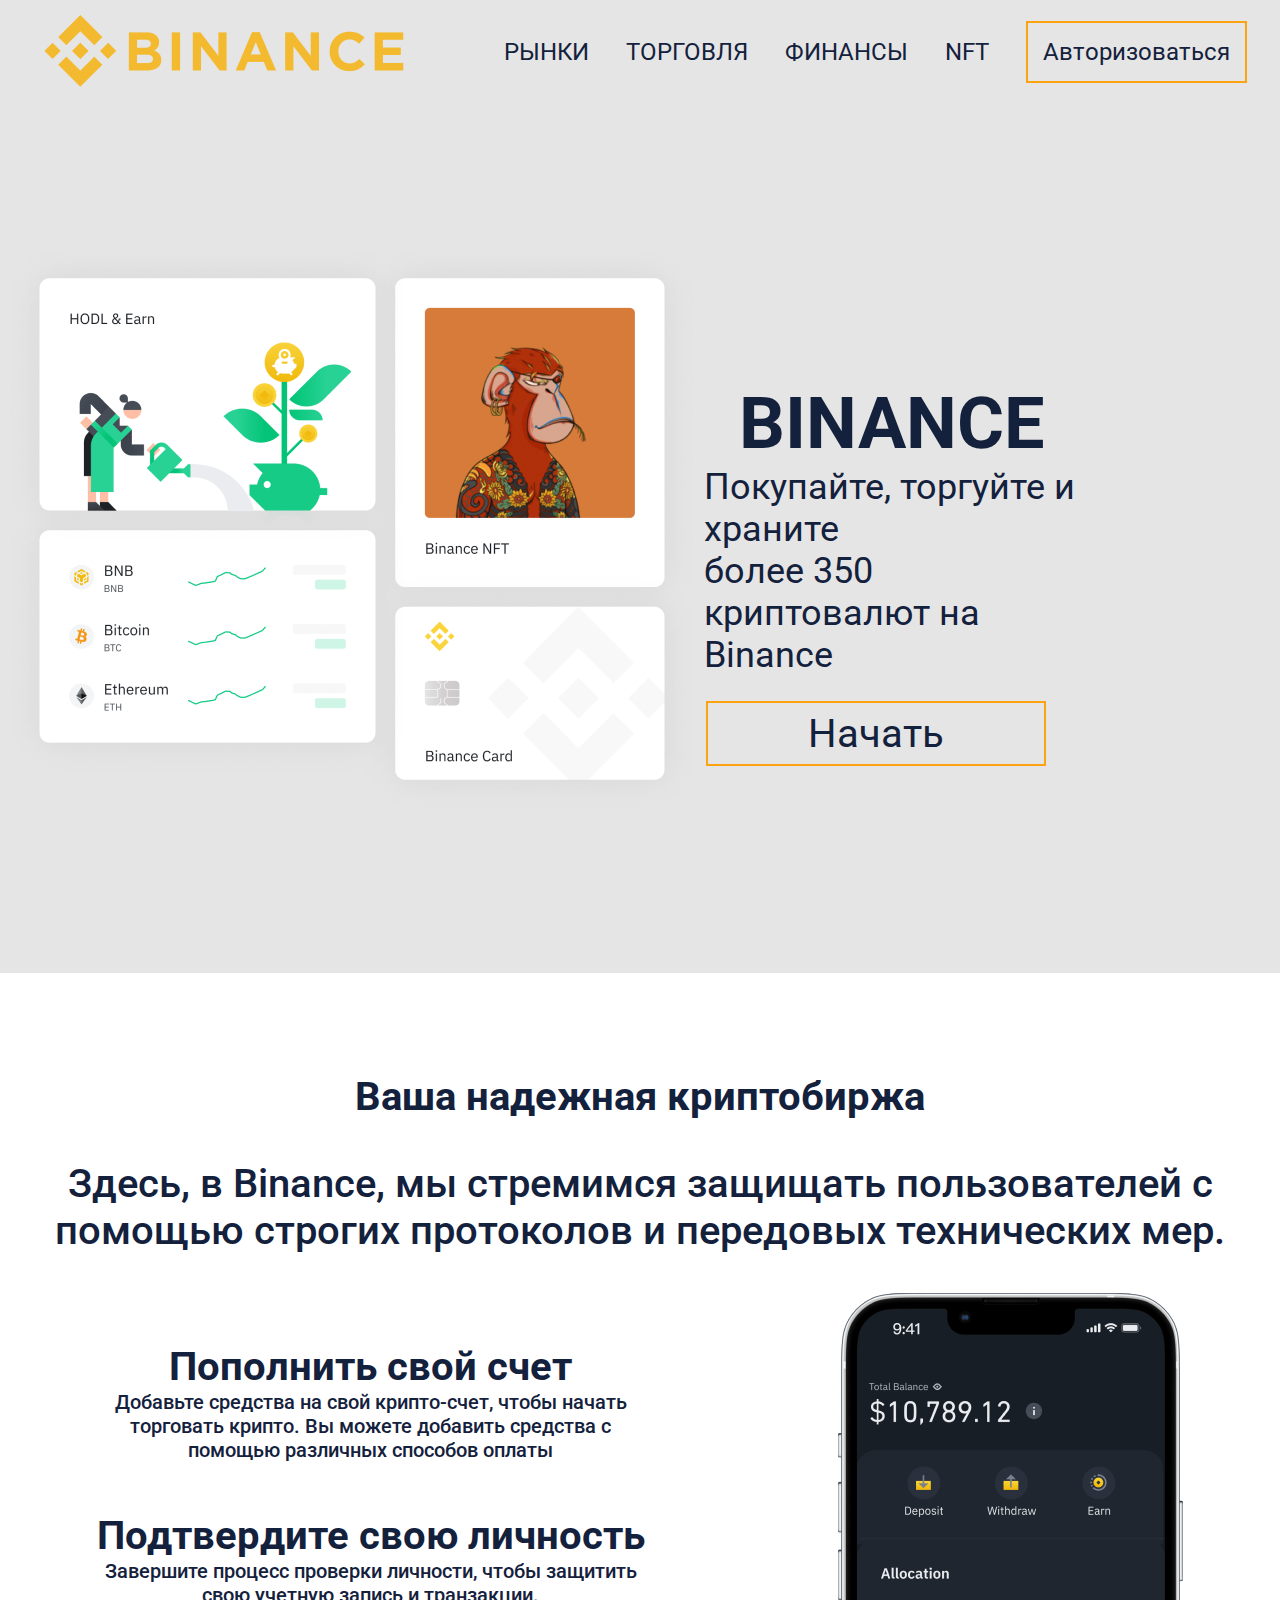
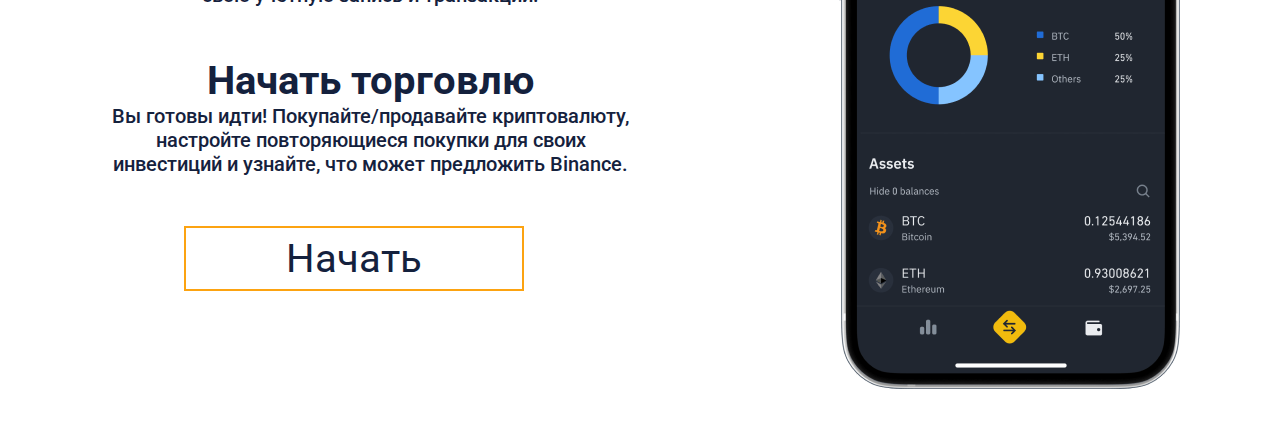
<file: index.html>
<!DOCTYPE html>
<html lang="en">
  <head>
    <meta charset="UTF-8" />
    <meta http-equiv="X-UA-Compatible" content="IE=edge" />
    <meta name="viewport" content="width=device-width, initial-scale=1.0" />
    <title>Binance</title>
    <link rel="stylesheet" href="style.css" />
  </head>
  <body>
    <header>
      <img src="img/image 4.png" />
      <ul class="menu_box">
        <li><a href="#">РЫНКИ</a></li>
        <li><a href="#">ТОРГОВЛЯ</a></li>
        <li><a href="#">ФИНАНСЫ</a></li>
        <li><a href="#">NFT</a></li>
        <li><a class="button" href="">Авторизоваться</a></li>
      </ul>
    </header>

    <main>
      <div class="block1">
        <div class="NFT">
          <img src="img/image 6.png" />
        </div>
        <div class="text1">
          <p class="BINANCE">BINANCE</p>
          <p class="text36">
            Покупайте, торгуйте и храните <br />
            более 350 криптовалют на Binance
          </p>
          <a class="button2" href="">Начать</a>
        </div>
      </div>
      <div class="block2">
        <p class="text40b">Ваша надежная криптобиржа</p>
        <p class="text40">
          Здесь, в Binance, мы стремимся защищать пользователей с <br />помощью
          строгих протоколов и передовых технических мер.
        </p>
        <div class="block3">
          <div class="block4">
            <p class="text401 otstup">Пополнить свой счет</p>
            <p class="text20">
              Добавьте средства на свой крипто-счет, чтобы начать
              <br />торговать крипто. Вы можете добавить средства с
              <br />помощью различных способов оплаты
            </p>
            <p class="text402 otstup">Подтвердите свою личность</p>
            <p class="text20">
              Завершите процесс проверки личности, чтобы защитить <br />свою
              учетную запись и транзакции.
            </p>
            <p class="text403 otstup">Начать торговлю</p>
            <p class="text20">
              Вы готовы идти! Покупайте/продавайте криптовалюту,<br />
              настройте повторяющиеся покупки для своих <br />инвестиций и
              узнайте, что может предложить Binance.
            </p>
            <a class="button2 otstup" href="">Начать</a>
          </div>
          <div class="iphone">
            <img src="img/image 5.png" />
          </div>
        </div>
      </div>
    </main>
    <footer></footer>
  </body>
</html>
</file>
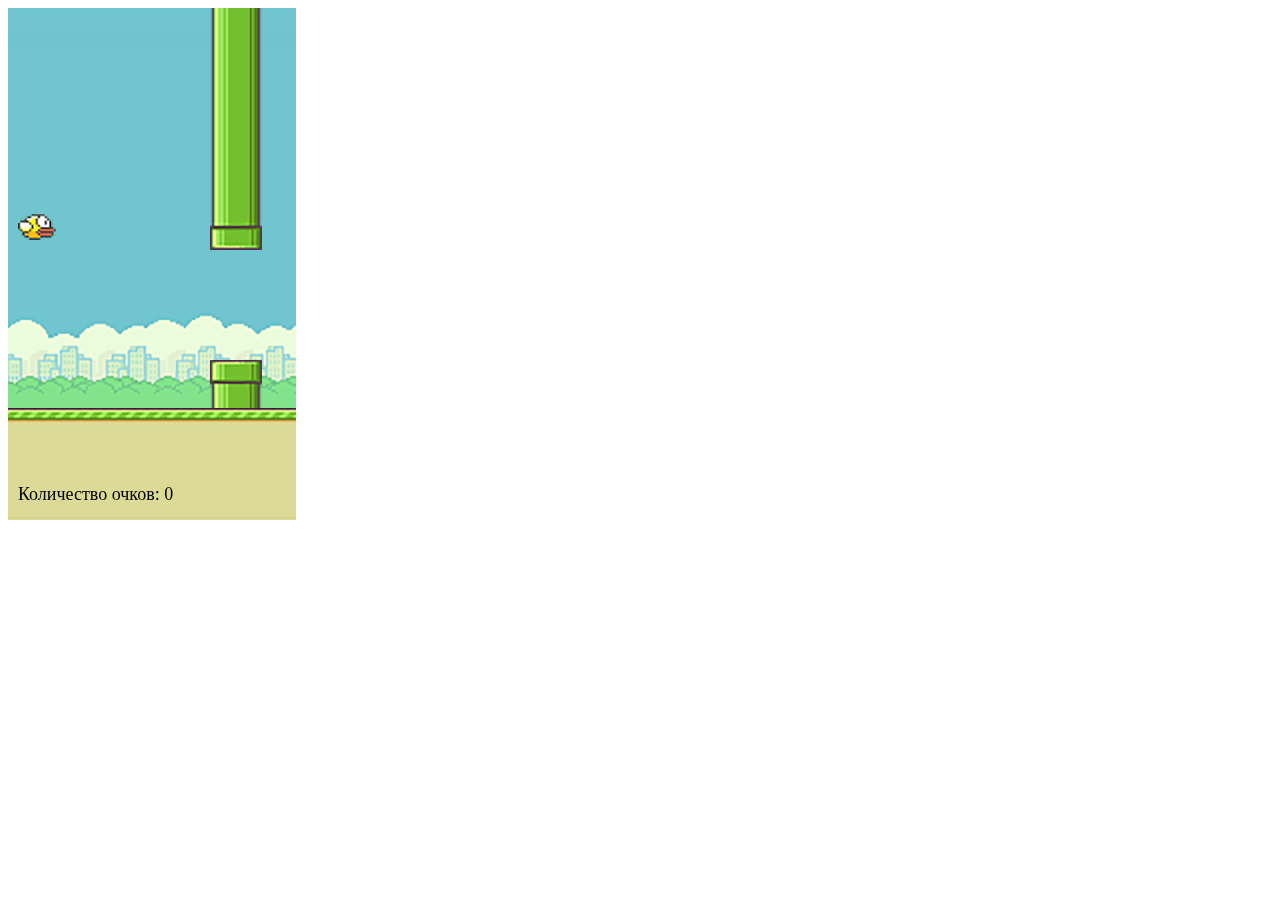
<file: bird.html>
<!DOCTYPE html>
<html>
  <head>
    <meta charset="utf-8" />
    <title></title>
  </head>
  <body>
    <canvas id="flappybird" width="288" height="512"></canvas>
    <script src="bird.js"></script>
  </body>
</html>
</file>
<file: style.css>
@import url("https://fonts.googleapis.com/css2?family=Roboto&display=swap");
* {
  margin: 0;
  padding: 0;
}
body {
  font-family: "Roboto";
  color: #14213d;
}
header {
  background-color: #e5e5e5;
  color: #14213d;
  display: flex;
  justify-content: space-between;
  align-items: center;
  padding-left: 40px;
  padding-top: 15px;
}
.block1 {
  background-color: #e5e5e5;
  display: flex;
  justify-content: space-around;
  align-items: center;
  padding-top: 150px;
  padding-bottom: 150px;
}
.text1 {
  display: flex;
  height: 300px;
  flex-direction: column;
  justify-content: space-around;
  align-items: center;
  padding-right: 200px;
}
.BINANCE {
  font-size: 72px;
  font-weight: 700;
}

.text36 {
  font-size: 36px;
}
.logo,
.menu_box {
  display: inline-block;
}
.menu_box li {
  display: inline-block;
}
.menu_box {
  font-family: "Roboto";
}
a {
  text-decoration: none;
  color: #14213d;
  font-size: 24px;
  margin-right: 33px;
}
.button {
  border: #fca311 2px solid;
  padding: 15px;
}
.button2 {
  border: #fca311 2px solid;
  padding: 7px 100px;
  font-size: 40px;
  margin-top: 25px;
}
.block2 {
  display: flex;
  flex-direction: column;
  justify-content: space-evenly;
  align-items: center;
  /* width: 95vw; */
  padding-top: 60px;
  height: 1000px;
}
.block3 {
  display: flex;
  justify-content: space-around;
  width: 100%;
  text-align: center;
}
.block4 {
  display: flex;
  flex-direction: column;
  align-items: center;
}
.text40b {
  font-size: 40px;
  font-weight: 700;
}
.text40 {
  text-align: center;
  font-size: 40px;
  font-weight: 500;
}
.text401 {
  font-size: 40px;
  font-weight: 700;
}
.text402 {
  font-size: 40px;
  font-weight: 700;
}
.text403 {
  font-size: 40px;
  font-weight: 700;
}
.text20 {
  font-size: 20px;
  font-weight: 500;
}
.otstup {
  margin-top: 50px;
}
</file>
